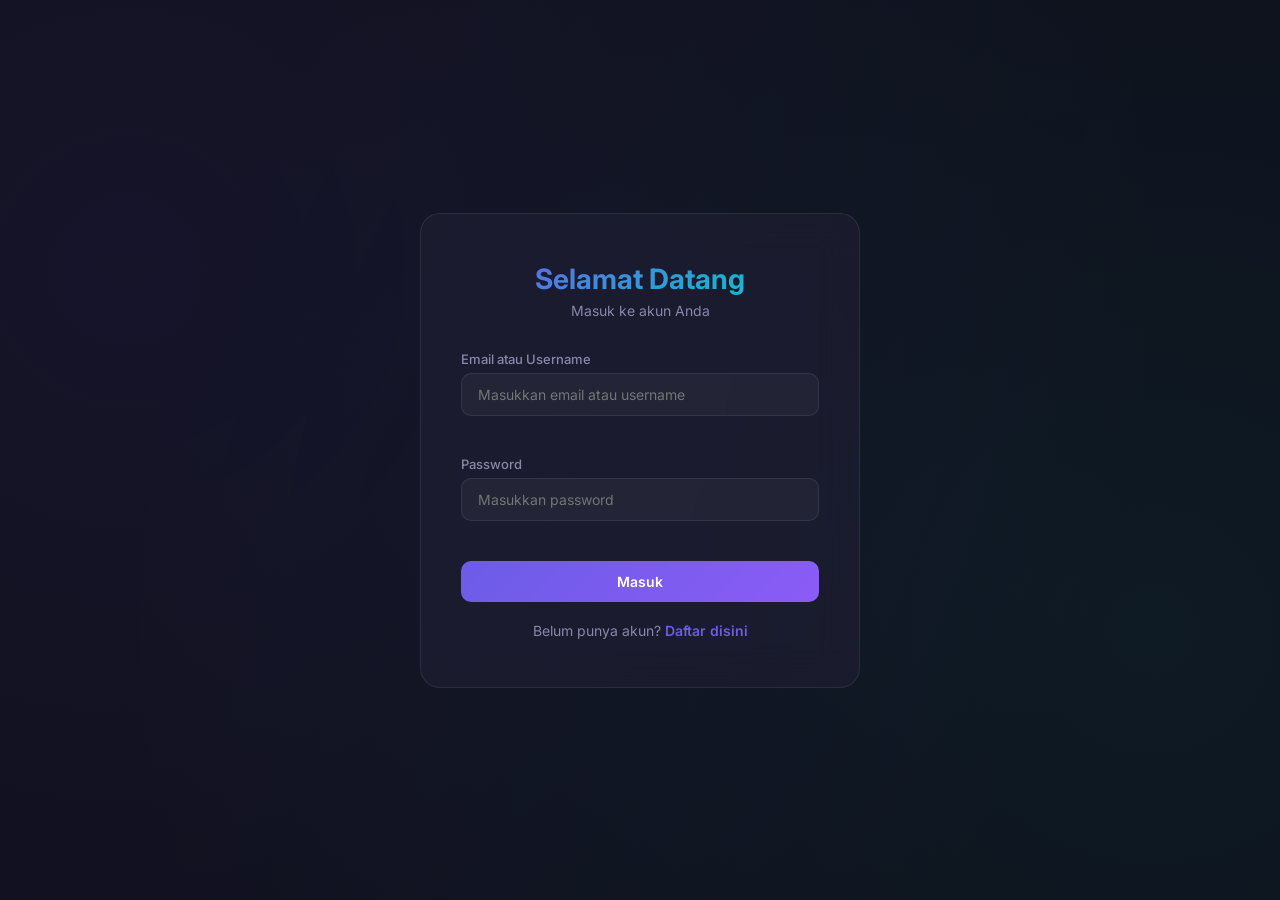
<file: frontend/index.html>
<!DOCTYPE html>
<html lang="id">
<head>
  <meta charset="UTF-8">
  <meta name="viewport" content="width=device-width, initial-scale=1.0">
  <title>Login - Event Management</title>
  <meta name="description" content="Login ke sistem manajemen event">
  <link rel="stylesheet" href="css/style.css">
</head>
<body>
  <div class="auth-container">
    <div class="auth-card">
      <h1>Selamat Datang</h1>
      <p class="subtitle">Masuk ke akun Anda</p>

      <form id="loginForm" novalidate>
        <div class="form-group">
          <label for="identifier">Email atau Username</label>
          <input type="text" id="identifier" placeholder="Masukkan email atau username" required>
          <div class="field-error" id="identifierError"></div>
        </div>

        <div class="form-group">
          <label for="password">Password</label>
          <input type="password" id="password" placeholder="Masukkan password" required>
          <div class="field-error" id="passwordError"></div>
        </div>

        <button type="submit" class="btn btn-primary" id="loginBtn">
          <span id="loginText">Masuk</span>
        </button>
      </form>

      <div class="auth-link">
        Belum punya akun? <a href="register.html">Daftar disini</a>
      </div>
    </div>
  </div>

  <script src="js/api.js"></script>
  <script>
    if (getToken()) window.location.href = 'events.html';

    const form = document.getElementById('loginForm');
    const btn = document.getElementById('loginBtn');
    const btnText = document.getElementById('loginText');

    form.addEventListener('submit', async (e) => {
      e.preventDefault();
      const identifier = document.getElementById('identifier').value.trim();
      const password = document.getElementById('password').value;

      document.getElementById('identifierError').textContent = '';
      document.getElementById('passwordError').textContent = '';

      let valid = true;
      if (!identifier) { document.getElementById('identifierError').textContent = 'Wajib diisi'; valid = false; }
      if (!password) { document.getElementById('passwordError').textContent = 'Wajib diisi'; valid = false; }
      if (!valid) return;

      btn.disabled = true;
      btnText.innerHTML = '<span class="spinner"></span> Memproses...';

      try {
        const data = await apiFetch('/auth/login', {
          method: 'POST',
          body: JSON.stringify({ identifier, password })
        });
        saveAuth(data);
        localStorage.setItem('username', identifier);
        showToast('Login berhasil!');
        setTimeout(() => window.location.href = 'events.html', 600);
      } catch (err) {
        showToast(err.message, 'error');
      } finally {
        btn.disabled = false;
        btnText.textContent = 'Masuk';
      }
    });
  </script>
</body>
</html>
</file>
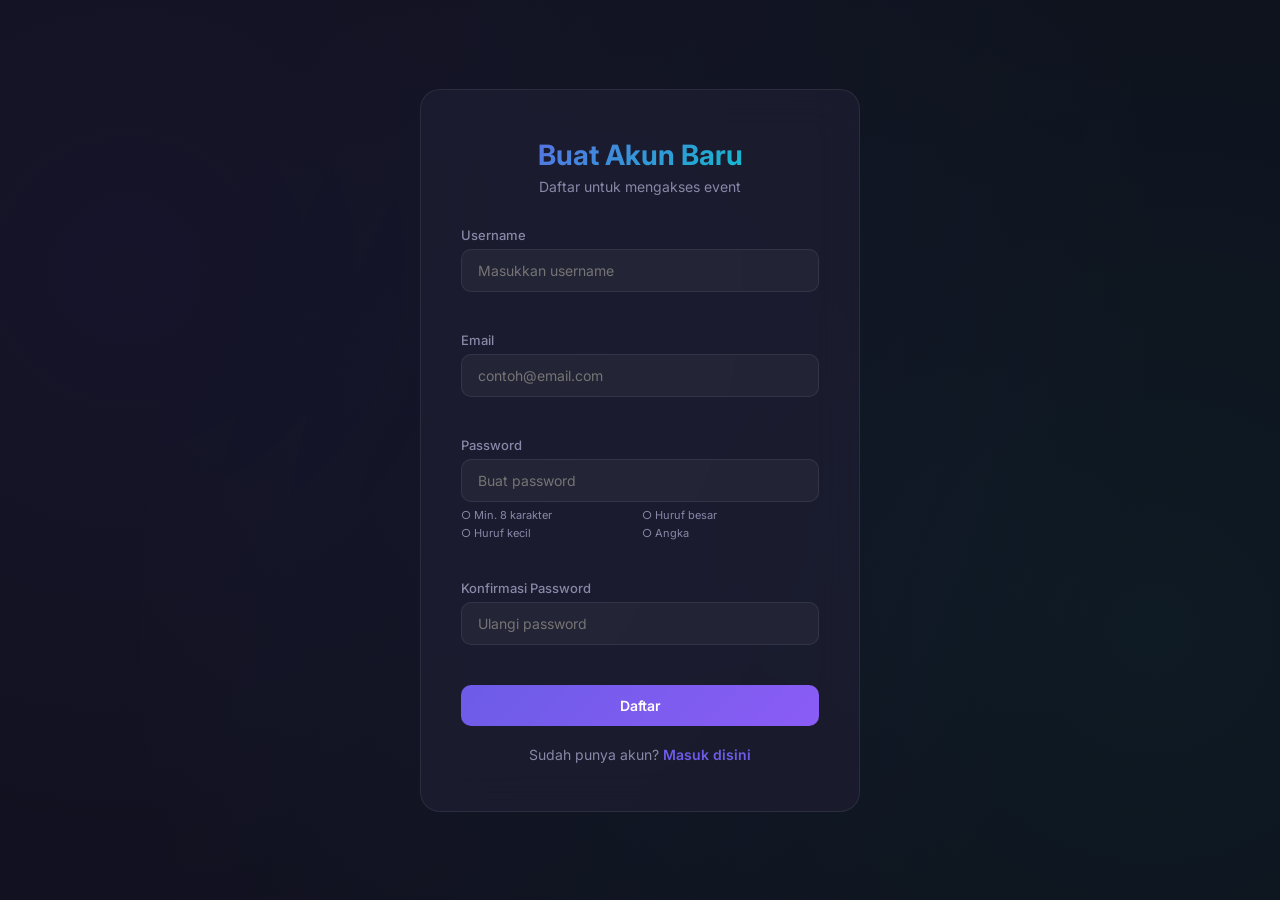
<file: frontend/register.html>
<!DOCTYPE html>
<html lang="id">
<head>
  <meta charset="UTF-8">
  <meta name="viewport" content="width=device-width, initial-scale=1.0">
  <title>Register - Event Management</title>
  <meta name="description" content="Daftar akun baru untuk sistem manajemen event">
  <link rel="stylesheet" href="css/style.css">
</head>
<body>
  <div class="auth-container">
    <div class="auth-card">
      <h1>Buat Akun Baru</h1>
      <p class="subtitle">Daftar untuk mengakses event</p>

      <form id="registerForm" novalidate>
        <div class="form-group">
          <label for="username">Username</label>
          <input type="text" id="username" placeholder="Masukkan username" maxlength="16" required>
          <div class="field-error" id="usernameError"></div>
        </div>

        <div class="form-group">
          <label for="email">Email</label>
          <input type="email" id="email" placeholder="contoh@email.com" required>
          <div class="field-error" id="emailError"></div>
        </div>

        <div class="form-group">
          <label for="password">Password</label>
          <input type="password" id="password" placeholder="Buat password" required>
          <div class="password-rules">
            <span id="ruleLength">Min. 8 karakter</span>
            <span id="ruleUpper">Huruf besar</span>
            <span id="ruleLower">Huruf kecil</span>
            <span id="ruleNumber">Angka</span>
          </div>
          <div class="field-error" id="passwordError"></div>
        </div>

        <div class="form-group">
          <label for="confirmPassword">Konfirmasi Password</label>
          <input type="password" id="confirmPassword" placeholder="Ulangi password" required>
          <div class="field-error" id="confirmError"></div>
        </div>

        <button type="submit" class="btn btn-primary" id="registerBtn">
          <span id="registerText">Daftar</span>
        </button>
      </form>

      <div class="auth-link">
        Sudah punya akun? <a href="index.html">Masuk disini</a>
      </div>
    </div>
  </div>

  <script src="js/api.js"></script>
  <script>
    if (getToken()) window.location.href = 'events.html';

    const pw = document.getElementById('password');
    const rules = { ruleLength: v => v.length >= 8, ruleUpper: v => /[A-Z]/.test(v), ruleLower: v => /[a-z]/.test(v), ruleNumber: v => /[0-9]/.test(v) };

    pw.addEventListener('input', () => {
      const v = pw.value;
      Object.entries(rules).forEach(([id, fn]) => {
        document.getElementById(id).classList.toggle('pass', fn(v));
      });
    });

    const form = document.getElementById('registerForm');
    const btn = document.getElementById('registerBtn');
    const btnText = document.getElementById('registerText');

    form.addEventListener('submit', async (e) => {
      e.preventDefault();
      const username = document.getElementById('username').value.trim();
      const email = document.getElementById('email').value.trim();
      const password = pw.value;
      const confirm = document.getElementById('confirmPassword').value;

      ['usernameError','emailError','passwordError','confirmError'].forEach(id => document.getElementById(id).textContent = '');
      document.querySelectorAll('.form-group input').forEach(i => i.classList.remove('error'));

      let valid = true;
      const setErr = (id, msg) => { document.getElementById(id).textContent = msg; valid = false; };

      if (!username || username.length < 3) setErr('usernameError', 'Username minimal 3 karakter');
      if (username.length > 16) setErr('usernameError', 'Username maksimal 16 karakter');

      const emailRegex = /^[^\s@]+@[^\s@]+\.[^\s@]+$/;
      if (!email) setErr('emailError', 'Email wajib diisi');
      else if (!emailRegex.test(email)) setErr('emailError', 'Format email tidak valid');

      if (!password) setErr('passwordError', 'Password wajib diisi');
      else if (password.length < 8) setErr('passwordError', 'Password minimal 8 karakter');
      else if (!/[A-Z]/.test(password)) setErr('passwordError', 'Password harus mengandung huruf besar');
      else if (!/[a-z]/.test(password)) setErr('passwordError', 'Password harus mengandung huruf kecil');
      else if (!/[0-9]/.test(password)) setErr('passwordError', 'Password harus mengandung angka');

      if (password !== confirm) setErr('confirmError', 'Password tidak cocok');

      if (!valid) return;

      btn.disabled = true;
      btnText.innerHTML = '<span class="spinner"></span> Memproses...';

      try {
        await apiFetch('/auth/register', { method: 'POST', body: JSON.stringify({ username, email, password }) });
        showToast('Registrasi berhasil! Silakan login.');
        setTimeout(() => window.location.href = 'index.html', 1200);
      } catch (err) {
        showToast(err.message, 'error');
      } finally {
        btn.disabled = false;
        btnText.textContent = 'Daftar';
      }
    });
  </script>
</body>
</html>
</file>
<file: frontend/css/style.css>
@import url('https://fonts.googleapis.com/css2?family=Inter:wght@300;400;500;600;700&display=swap');

:root {
  --bg-primary: #0f0f1a;
  --bg-secondary: #1a1a2e;
  --bg-card: rgba(30, 30, 50, 0.7);
  --bg-glass: rgba(255,255,255,0.04);
  --border-glass: rgba(255,255,255,0.08);
  --text-primary: #e8e8f0;
  --text-secondary: #8888a8;
  --accent: #6c5ce7;
  --accent-hover: #7f6ff0;
  --accent-glow: rgba(108,92,231,0.3);
  --success: #00cec9;
  --danger: #ff6b6b;
  --danger-hover: #ee5a5a;
  --warning: #feca57;
  --radius: 12px;
  --transition: 0.3s cubic-bezier(.4,0,.2,1);
}

*, *::before, *::after { box-sizing: border-box; margin: 0; padding: 0; }

body {
  font-family: 'Inter', sans-serif;
  background: var(--bg-primary);
  color: var(--text-primary);
  min-height: 100vh;
  overflow-x: hidden;
}

body::before {
  content: '';
  position: fixed;
  top: -50%; left: -50%;
  width: 200%; height: 200%;
  background: radial-gradient(circle at 30% 40%, rgba(108,92,231,0.08) 0%, transparent 50%),
              radial-gradient(circle at 70% 60%, rgba(0,206,201,0.06) 0%, transparent 50%);
  z-index: -1;
  animation: bgFloat 20s ease-in-out infinite;
}

@keyframes bgFloat {
  0%,100% { transform: translate(0,0); }
  50% { transform: translate(-2%,-2%); }
}

/* ===== AUTH LAYOUT ===== */
.auth-container {
  display: flex;
  align-items: center;
  justify-content: center;
  min-height: 100vh;
  padding: 24px;
}

.auth-card {
  background: var(--bg-card);
  backdrop-filter: blur(20px);
  border: 1px solid var(--border-glass);
  border-radius: 20px;
  padding: 48px 40px;
  width: 100%;
  max-width: 440px;
  animation: slideUp 0.5s var(--transition);
}

@keyframes slideUp {
  from { opacity: 0; transform: translateY(30px); }
  to { opacity: 1; transform: translateY(0); }
}

.auth-card h1 {
  font-size: 28px;
  font-weight: 700;
  text-align: center;
  margin-bottom: 6px;
  background: linear-gradient(135deg, var(--accent), var(--success));
  -webkit-background-clip: text;
  -webkit-text-fill-color: transparent;
}

.auth-card .subtitle {
  text-align: center;
  color: var(--text-secondary);
  font-size: 14px;
  margin-bottom: 32px;
}

/* ===== FORM ===== */
.form-group {
  margin-bottom: 20px;
  position: relative;
}

.form-group label {
  display: block;
  font-size: 13px;
  font-weight: 500;
  color: var(--text-secondary);
  margin-bottom: 6px;
}

.form-group input, .form-group select, .form-group textarea {
  width: 100%;
  padding: 12px 16px;
  background: var(--bg-glass);
  border: 1px solid var(--border-glass);
  border-radius: 10px;
  color: var(--text-primary);
  font-size: 14px;
  font-family: inherit;
  transition: var(--transition);
  outline: none;
}

.form-group input:focus, .form-group select:focus, .form-group textarea:focus {
  border-color: var(--accent);
  box-shadow: 0 0 0 3px var(--accent-glow);
}

.form-group input.error { border-color: var(--danger); }
.form-group input.valid { border-color: var(--success); }

.field-error {
  font-size: 12px;
  color: var(--danger);
  margin-top: 4px;
  min-height: 16px;
}

.password-rules {
  display: grid;
  grid-template-columns: 1fr 1fr;
  gap: 4px;
  margin-top: 6px;
}

.password-rules span {
  font-size: 11px;
  color: var(--text-secondary);
  transition: var(--transition);
}

.password-rules span.pass { color: var(--success); }
.password-rules span::before { content: '○ '; }
.password-rules span.pass::before { content: '● '; }

/* ===== BUTTONS ===== */
.btn {
  display: inline-flex;
  align-items: center;
  justify-content: center;
  gap: 8px;
  padding: 12px 24px;
  border: none;
  border-radius: 10px;
  font-family: inherit;
  font-size: 14px;
  font-weight: 600;
  cursor: pointer;
  transition: var(--transition);
  white-space: nowrap;
}

.btn-primary {
  background: linear-gradient(135deg, var(--accent), #8b5cf6);
  color: #fff;
  width: 100%;
}

.btn-primary:hover { transform: translateY(-1px); box-shadow: 0 8px 24px var(--accent-glow); }
.btn-primary:disabled { opacity: 0.5; cursor: not-allowed; transform: none; }

.btn-sm { padding: 8px 16px; font-size: 13px; border-radius: 8px; }
.btn-success { background: var(--success); color: #0f0f1a; }
.btn-success:hover { filter: brightness(1.1); }
.btn-danger { background: var(--danger); color: #fff; }
.btn-danger:hover { background: var(--danger-hover); }
.btn-outline {
  background: transparent;
  border: 1px solid var(--border-glass);
  color: var(--text-primary);
}
.btn-outline:hover { border-color: var(--accent); color: var(--accent); }
.btn-excel { background: #217346; color: #fff; }
.btn-excel:hover { filter: brightness(1.15); }

.auth-link {
  text-align: center;
  margin-top: 20px;
  font-size: 14px;
  color: var(--text-secondary);
}

.auth-link a {
  color: var(--accent);
  text-decoration: none;
  font-weight: 600;
}

.auth-link a:hover { text-decoration: underline; }

/* ===== TOAST ===== */
.toast-container {
  position: fixed;
  top: 24px;
  right: 24px;
  z-index: 9999;
  display: flex;
  flex-direction: column;
  gap: 8px;
}

.toast {
  padding: 14px 20px;
  border-radius: 10px;
  font-size: 14px;
  font-weight: 500;
  backdrop-filter: blur(12px);
  animation: toastIn 0.4s var(--transition);
  min-width: 280px;
  border: 1px solid;
}

.toast-success { background: rgba(0,206,201,0.15); border-color: rgba(0,206,201,0.3); color: var(--success); }
.toast-error { background: rgba(255,107,107,0.15); border-color: rgba(255,107,107,0.3); color: var(--danger); }

@keyframes toastIn { from { opacity:0; transform: translateX(40px); } to { opacity:1; transform: translateX(0); } }

/* ===== DASHBOARD LAYOUT ===== */
.dashboard {
  display: flex;
  flex-direction: column;
  min-height: 100vh;
}

.topbar {
  display: flex;
  align-items: center;
  justify-content: space-between;
  padding: 16px 32px;
  background: var(--bg-card);
  backdrop-filter: blur(20px);
  border-bottom: 1px solid var(--border-glass);
  position: sticky;
  top: 0;
  z-index: 100;
}

.topbar .logo {
  font-size: 20px;
  font-weight: 700;
  background: linear-gradient(135deg, var(--accent), var(--success));
  -webkit-background-clip: text;
  -webkit-text-fill-color: transparent;
}

.topbar-right {
  display: flex;
  align-items: center;
  gap: 16px;
}

.user-badge {
  display: flex;
  align-items: center;
  gap: 10px;
  padding: 6px 14px;
  background: var(--bg-glass);
  border: 1px solid var(--border-glass);
  border-radius: 40px;
  font-size: 13px;
}

.user-badge .role-tag {
  padding: 2px 10px;
  border-radius: 20px;
  font-size: 11px;
  font-weight: 600;
  text-transform: uppercase;
  letter-spacing: 0.5px;
}

.role-admin { background: rgba(108,92,231,0.2); color: var(--accent); }
.role-superadmin { background: rgba(254,202,87,0.2); color: var(--warning); }
.role-user { background: rgba(0,206,201,0.2); color: var(--success); }

.main-content {
  flex: 1;
  padding: 32px;
  max-width: 1400px;
  width: 100%;
  margin: 0 auto;
}

/* ===== TABLE CARD ===== */
.table-card {
  background: var(--bg-card);
  backdrop-filter: blur(20px);
  border: 1px solid var(--border-glass);
  border-radius: 16px;
  padding: 24px;
  animation: slideUp 0.5s var(--transition);
}

.table-card h2 {
  font-size: 22px;
  font-weight: 700;
  margin-bottom: 20px;
}

.table-toolbar {
  display: flex;
  align-items: center;
  justify-content: space-between;
  gap: 12px;
  flex-wrap: wrap;
  margin-bottom: 20px;
}

.search-box {
  position: relative;
  flex: 1;
  max-width: 360px;
}

.search-box input {
  width: 100%;
  padding: 10px 16px 10px 40px;
  background: var(--bg-glass);
  border: 1px solid var(--border-glass);
  border-radius: 10px;
  color: var(--text-primary);
  font-size: 14px;
  font-family: inherit;
  outline: none;
  transition: var(--transition);
}

.search-box input:focus { border-color: var(--accent); }

.search-box::before {
  content: '🔍';
  position: absolute;
  left: 14px;
  top: 50%;
  transform: translateY(-50%);
  font-size: 14px;
}

.toolbar-actions {
  display: flex;
  gap: 8px;
}

/* ===== TABLE ===== */
.table-wrapper {
  overflow-x: auto;
  border-radius: 10px;
  border: 1px solid var(--border-glass);
}

table {
  width: 100%;
  border-collapse: collapse;
  font-size: 14px;
}

thead th {
  background: rgba(108,92,231,0.1);
  padding: 14px 16px;
  text-align: left;
  font-weight: 600;
  font-size: 13px;
  color: var(--text-secondary);
  text-transform: uppercase;
  letter-spacing: 0.5px;
  white-space: nowrap;
}

tbody td {
  padding: 12px 16px;
  border-top: 1px solid var(--border-glass);
  white-space: nowrap;
}

tbody tr { transition: var(--transition); }
tbody tr:hover { background: var(--bg-glass); }

.action-btns { display: flex; gap: 6px; }

/* ===== PAGINATION ===== */
.table-footer {
  display: flex;
  align-items: center;
  justify-content: space-between;
  margin-top: 16px;
  flex-wrap: wrap;
  gap: 12px;
}

.rows-per-page {
  display: flex;
  align-items: center;
  gap: 8px;
  font-size: 13px;
  color: var(--text-secondary);
}

.rows-per-page select {
  padding: 6px 10px;
  background: var(--bg-glass);
  border: 1px solid var(--border-glass);
  border-radius: 8px;
  color: var(--text-primary);
  font-family: inherit;
  font-size: 13px;
  outline: none;
}

.pagination {
  display: flex;
  align-items: center;
  gap: 4px;
}

.pagination button {
  width: 36px;
  height: 36px;
  display: flex;
  align-items: center;
  justify-content: center;
  background: var(--bg-glass);
  border: 1px solid var(--border-glass);
  border-radius: 8px;
  color: var(--text-primary);
  font-size: 14px;
  cursor: pointer;
  transition: var(--transition);
}

.pagination button:hover:not(:disabled) { border-color: var(--accent); color: var(--accent); }
.pagination button:disabled { opacity: 0.3; cursor: not-allowed; }

.pagination .page-info {
  padding: 0 12px;
  font-size: 13px;
  color: var(--text-secondary);
}

/* ===== MODAL ===== */
.modal-overlay {
  position: fixed;
  inset: 0;
  background: rgba(0,0,0,0.6);
  backdrop-filter: blur(4px);
  display: flex;
  align-items: center;
  justify-content: center;
  z-index: 1000;
  animation: fadeIn 0.2s;
  padding: 24px;
}

.modal {
  background: var(--bg-secondary);
  border: 1px solid var(--border-glass);
  border-radius: 16px;
  padding: 32px;
  width: 100%;
  max-width: 520px;
  max-height: 90vh;
  overflow-y: auto;
  animation: slideUp 0.3s var(--transition);
}

.modal h3 {
  font-size: 20px;
  margin-bottom: 24px;
}

.modal-actions {
  display: flex;
  gap: 12px;
  justify-content: flex-end;
  margin-top: 24px;
}

@keyframes fadeIn { from { opacity:0; } to { opacity:1; } }

/* ===== EVENT CARDS (User View) ===== */
.event-grid {
  display: grid;
  grid-template-columns: repeat(auto-fill, minmax(320px, 1fr));
  gap: 20px;
}

.event-card {
  background: var(--bg-card);
  backdrop-filter: blur(20px);
  border: 1px solid var(--border-glass);
  border-radius: 16px;
  padding: 24px;
  transition: var(--transition);
  animation: slideUp 0.5s var(--transition);
}

.event-card:hover {
  border-color: var(--accent);
  transform: translateY(-4px);
  box-shadow: 0 12px 40px rgba(108,92,231,0.15);
}

.event-card h3 { font-size: 18px; margin-bottom: 8px; }

.event-card .event-meta {
  display: flex;
  flex-direction: column;
  gap: 6px;
  margin: 12px 0 16px;
  font-size: 13px;
  color: var(--text-secondary);
}

.event-card .quota-bar {
  height: 6px;
  background: var(--bg-glass);
  border-radius: 3px;
  overflow: hidden;
  margin: 12px 0;
}

.event-card .quota-bar .fill {
  height: 100%;
  background: linear-gradient(90deg, var(--accent), var(--success));
  border-radius: 3px;
  transition: width 0.6s;
}

/* ===== SPINNER ===== */
.spinner {
  width: 20px; height: 20px;
  border: 2px solid rgba(255,255,255,0.2);
  border-top-color: #fff;
  border-radius: 50%;
  animation: spin 0.6s linear infinite;
  display: inline-block;
}

@keyframes spin { to { transform: rotate(360deg); } }

.loading-overlay {
  display: flex;
  align-items: center;
  justify-content: center;
  padding: 60px;
  color: var(--text-secondary);
  gap: 12px;
  font-size: 14px;
}

.empty-state {
  text-align: center;
  padding: 60px 20px;
  color: var(--text-secondary);
}

.empty-state .icon { font-size: 48px; margin-bottom: 12px; }

/* ===== RESPONSIVE ===== */
@media (max-width: 768px) {
  .auth-card { padding: 32px 24px; }
  .main-content { padding: 16px; }
  .topbar { padding: 12px 16px; }
  .table-toolbar { flex-direction: column; align-items: stretch; }
  .search-box { max-width: 100%; }
  .table-footer { flex-direction: column; align-items: center; }
}
</file>
